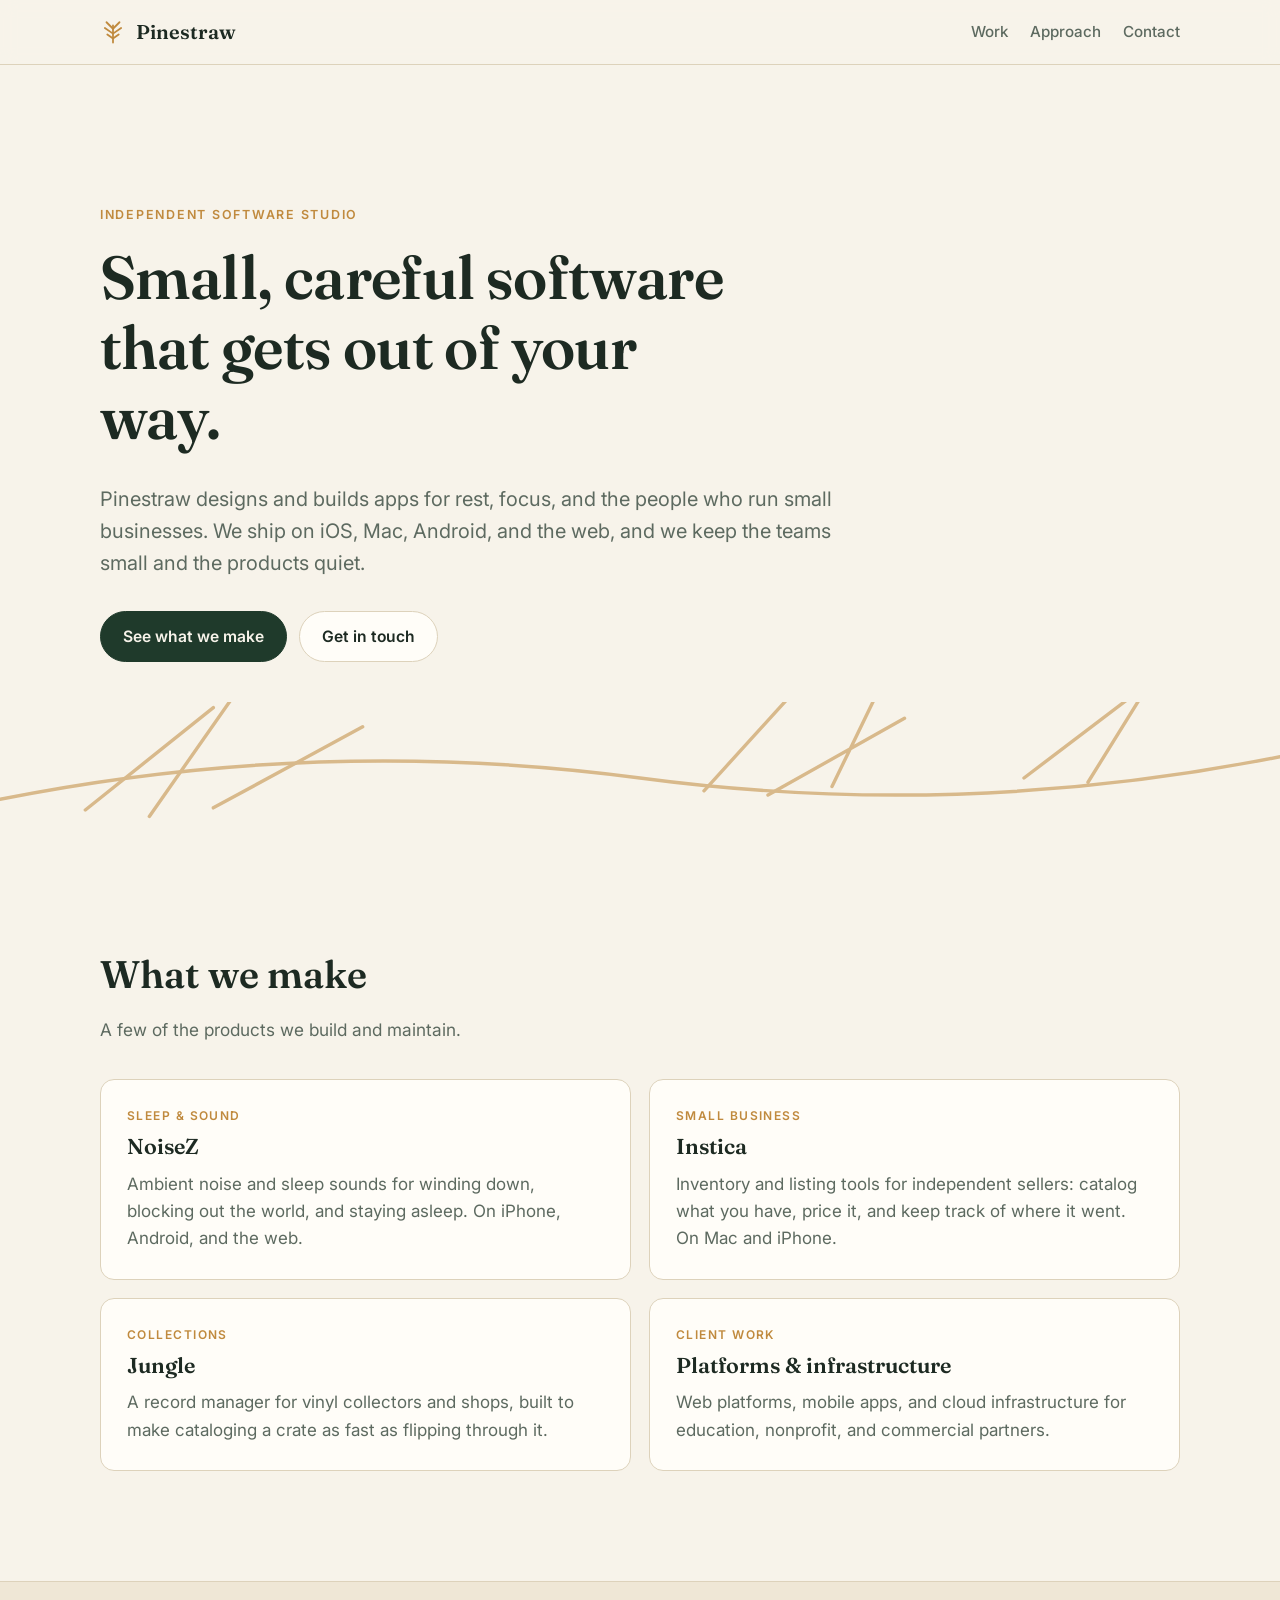
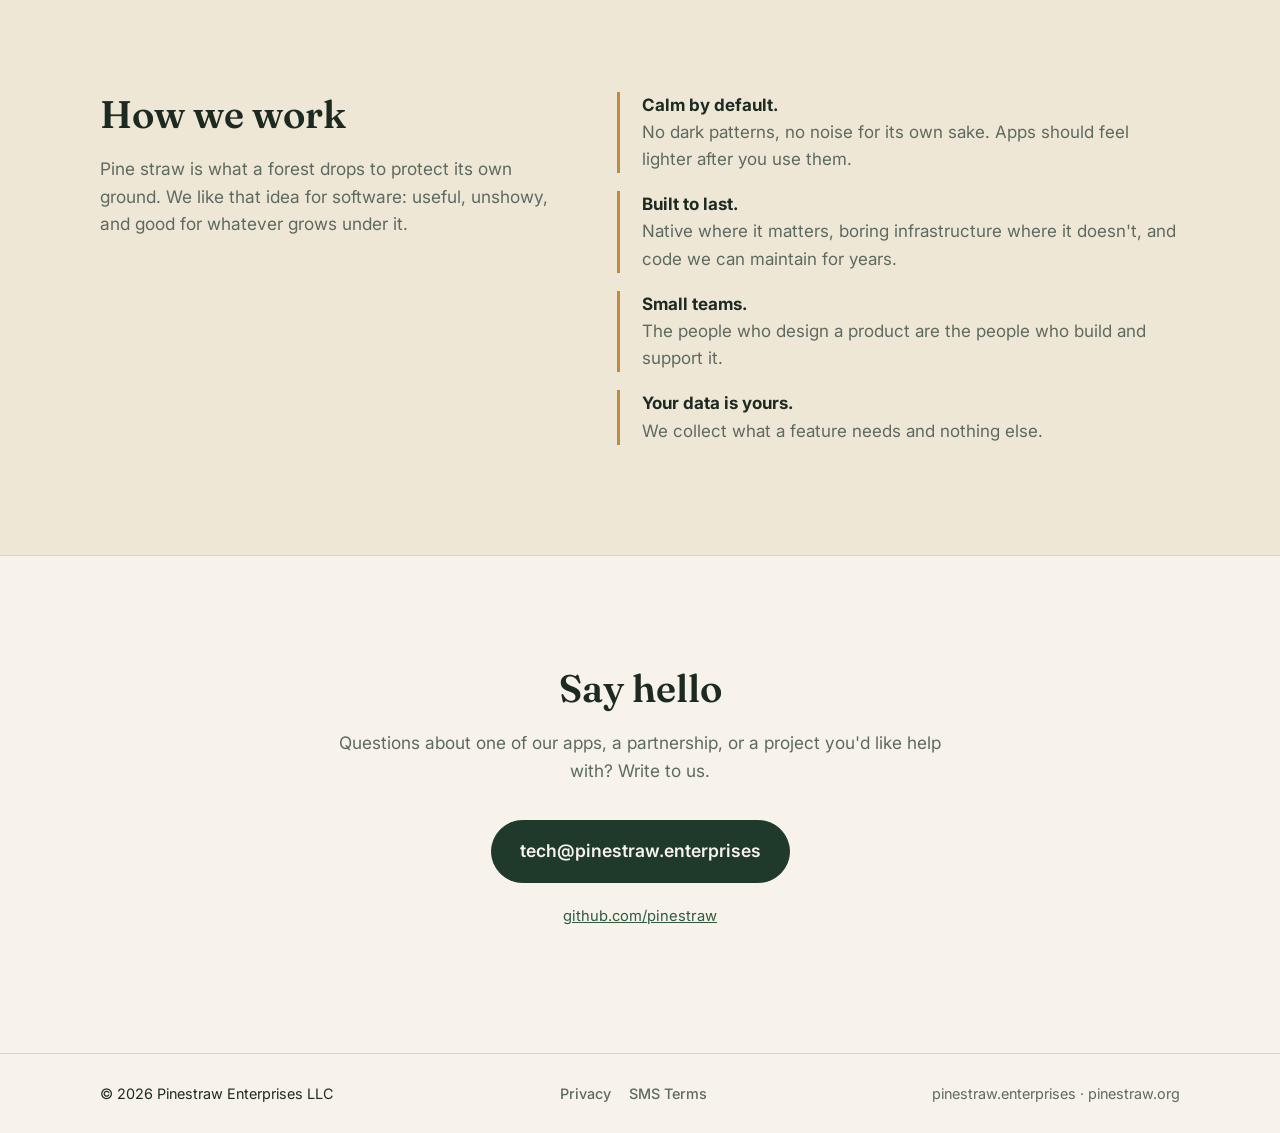
<file: index.html>
<!doctype html>
<html lang="en">
<head>
  <meta charset="utf-8">
  <meta name="viewport" content="width=device-width, initial-scale=1">
  <title>Pinestraw</title>
  <meta name="description" content="Pinestraw is an independent software studio making calm, useful apps for sleep, focus, and the people who run small businesses.">
  <meta property="og:title" content="Pinestraw">
  <meta property="og:description" content="An independent software studio making calm, useful apps.">
  <meta property="og:type" content="website">
  <meta property="og:url" content="https://pinestraw.enterprises/">
  <meta name="theme-color" content="#1f3a2b">
  <link rel="canonical" href="https://pinestraw.enterprises/">
  <link rel="icon" href="favicon.svg" type="image/svg+xml">
  <link rel="preconnect" href="https://fonts.googleapis.com">
  <link rel="preconnect" href="https://fonts.gstatic.com" crossorigin>
  <link href="https://fonts.googleapis.com/css2?family=Fraunces:opsz,wght@9..144,400;9..144,600&family=Inter:wght@400;500;600&display=swap" rel="stylesheet">
  <link rel="stylesheet" href="styles.css">
</head>
<body>
  <header class="site-header">
    <div class="wrap nav">
      <a class="brand" href="./" aria-label="Pinestraw home">
        <svg class="mark" viewBox="0 0 32 32" aria-hidden="true"><use href="#needles"/></svg>
        <span>Pinestraw</span>
      </a>
      <nav aria-label="Primary">
        <a href="#work">Work</a>
        <a href="#approach">Approach</a>
        <a href="#contact">Contact</a>
      </nav>
    </div>
  </header>

  <main>
    <section class="hero">
      <div class="wrap">
        <p class="eyebrow">Independent software studio</p>
        <h1>Small, careful software that gets out of your way.</h1>
        <p class="lede">Pinestraw designs and builds apps for rest, focus, and the people who run small businesses. We ship on iOS, Mac, Android, and the web, and we keep the teams small and the products quiet.</p>
        <div class="actions">
          <a class="btn primary" href="#work">See what we make</a>
          <a class="btn" href="#contact">Get in touch</a>
        </div>
      </div>
      <svg class="hero-art" viewBox="0 0 600 220" aria-hidden="true" preserveAspectRatio="xMidYMax slice">
        <g fill="none" stroke="currentColor" stroke-linecap="round" stroke-width="1.6">
          <path d="M0 200 Q150 170 300 190 T600 180"/>
          <path d="M40 205 l60 -48 M70 208 l42 -60 M100 204 l70 -38 M330 196 l50 -55 M360 198 l64 -36 M390 194 l30 -62 M480 190 l58 -44 M510 192 l36 -58"/>
        </g>
      </svg>
    </section>

    <section id="work" class="section">
      <div class="wrap">
        <h2>What we make</h2>
        <p class="section-lede">A few of the products we build and maintain.</p>
        <div class="cards">
          <article class="card">
            <div class="card-tag">Sleep &amp; sound</div>
            <h3>NoiseZ</h3>
            <p>Ambient noise and sleep sounds for winding down, blocking out the world, and staying asleep. On iPhone, Android, and the web.</p>
          </article>
          <article class="card">
            <div class="card-tag">Small business</div>
            <h3>Instica</h3>
            <p>Inventory and listing tools for independent sellers: catalog what you have, price it, and keep track of where it went. On Mac and iPhone.</p>
          </article>
          <article class="card">
            <div class="card-tag">Collections</div>
            <h3>Jungle</h3>
            <p>A record manager for vinyl collectors and shops, built to make cataloging a crate as fast as flipping through it.</p>
          </article>
          <article class="card">
            <div class="card-tag">Client work</div>
            <h3>Platforms &amp; infrastructure</h3>
            <p>Web platforms, mobile apps, and cloud infrastructure for education, nonprofit, and commercial partners.</p>
          </article>
        </div>
      </div>
    </section>

    <section id="approach" class="section alt">
      <div class="wrap two-col">
        <div>
          <h2>How we work</h2>
          <p class="section-lede">Pine straw is what a forest drops to protect its own ground. We like that idea for software: useful, unshowy, and good for whatever grows under it.</p>
        </div>
        <ul class="principles">
          <li><strong>Calm by default.</strong> No dark patterns, no noise for its own sake. Apps should feel lighter after you use them.</li>
          <li><strong>Built to last.</strong> Native where it matters, boring infrastructure where it doesn't, and code we can maintain for years.</li>
          <li><strong>Small teams.</strong> The people who design a product are the people who build and support it.</li>
          <li><strong>Your data is yours.</strong> We collect what a feature needs and nothing else.</li>
        </ul>
      </div>
    </section>

    <section id="contact" class="section">
      <div class="wrap contact">
        <h2>Say hello</h2>
        <p class="section-lede">Questions about one of our apps, a partnership, or a project you'd like help with? Write to us.</p>
        <a class="btn primary big" href="mailto:tech@pinestraw.enterprises">tech@pinestraw.enterprises</a>
        <p class="small"><a href="https://github.com/pinestraw">github.com/pinestraw</a></p>
      </div>
    </section>
  </main>

  <footer class="site-footer">
    <div class="wrap">
      <span>&copy; <span id="year">2026</span> Pinestraw Enterprises LLC</span>
      <nav class="footer-links" aria-label="Legal">
        <a href="privacy.html">Privacy</a>
        <a href="sms-terms.html">SMS Terms</a>
      </nav>
      <span class="muted">pinestraw.enterprises &middot; pinestraw.org</span>
    </div>
  </footer>

  <svg width="0" height="0" style="position:absolute" aria-hidden="true">
    <symbol id="needles" viewBox="0 0 32 32">
      <g fill="none" stroke="currentColor" stroke-width="2.2" stroke-linecap="round">
        <path d="M16 29 V8"/>
        <path d="M16 12 L8 4 M16 12 L24 4 M16 18 L6 11 M16 18 L26 11 M16 24 L9 19 M16 24 L23 19"/>
      </g>
    </symbol>
  </svg>
  <script>document.getElementById('year').textContent = new Date().getFullYear();</script>
</body>
</html>
</file>
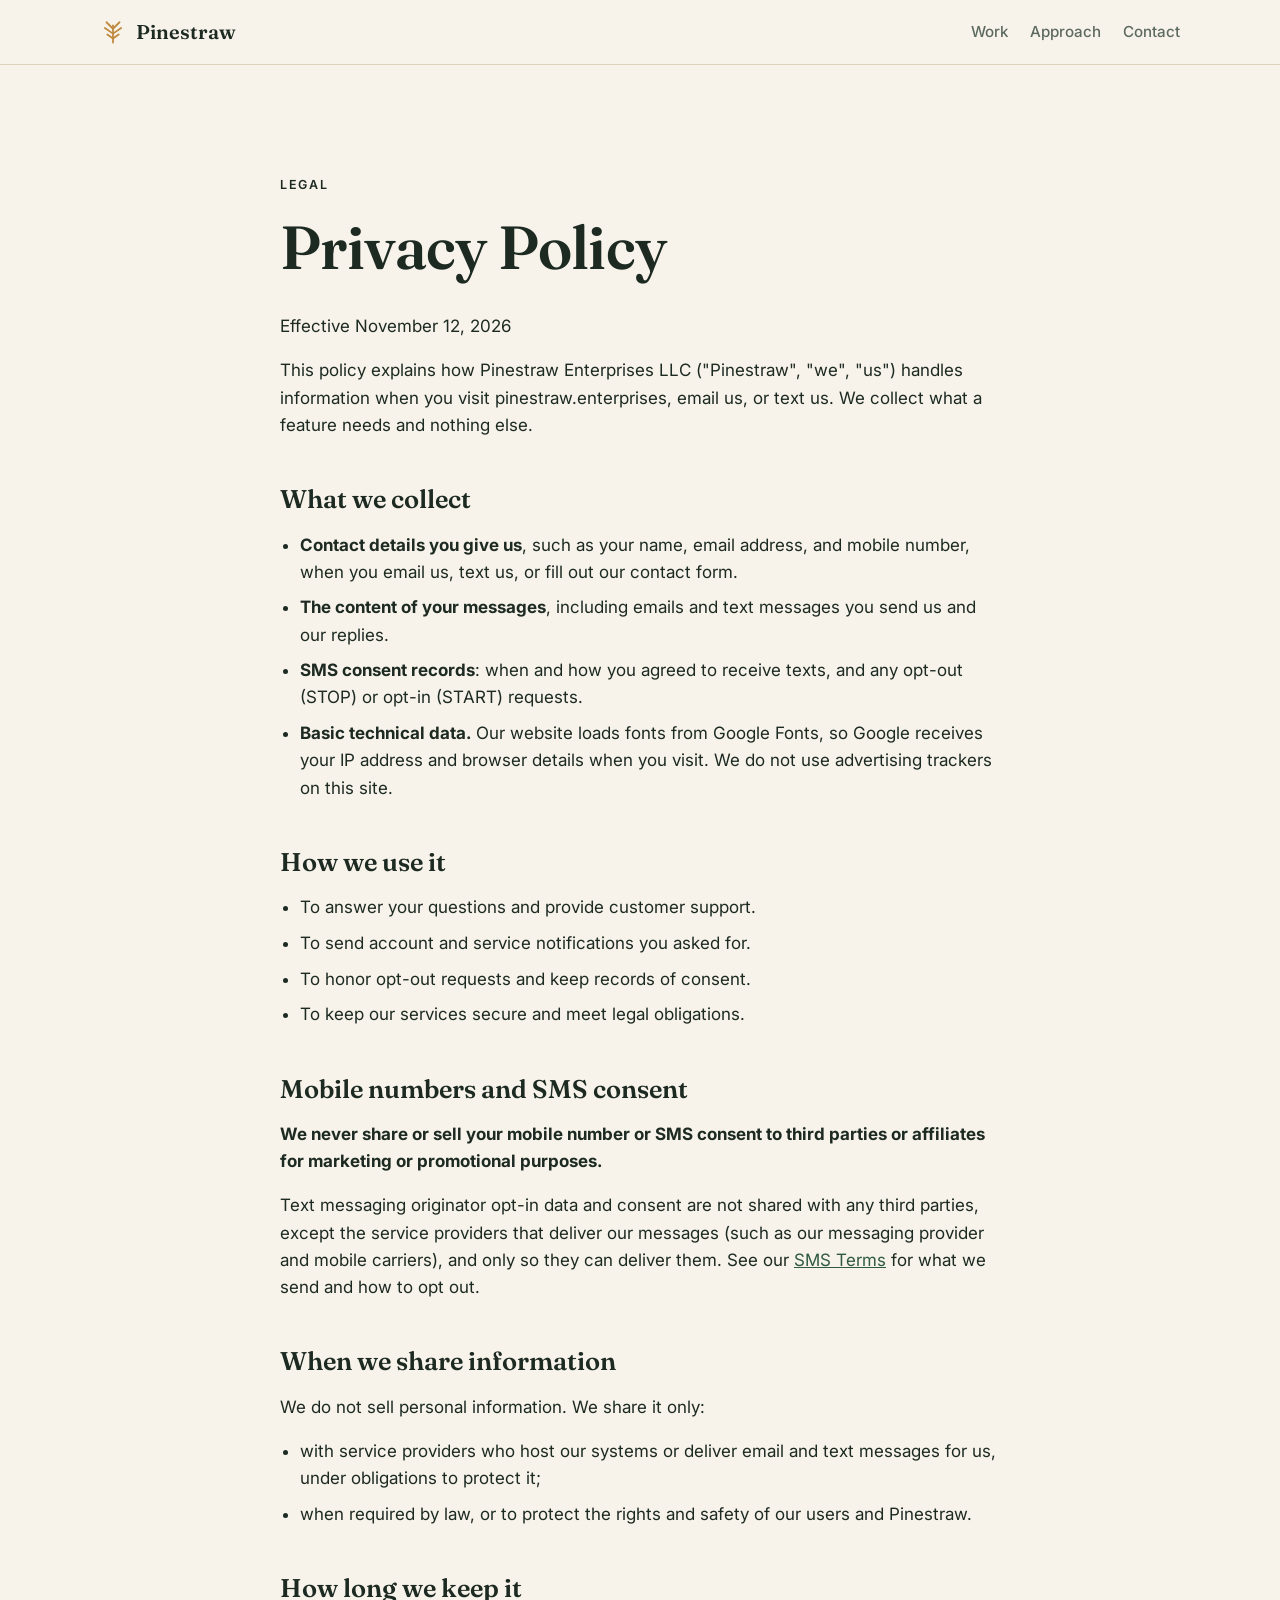
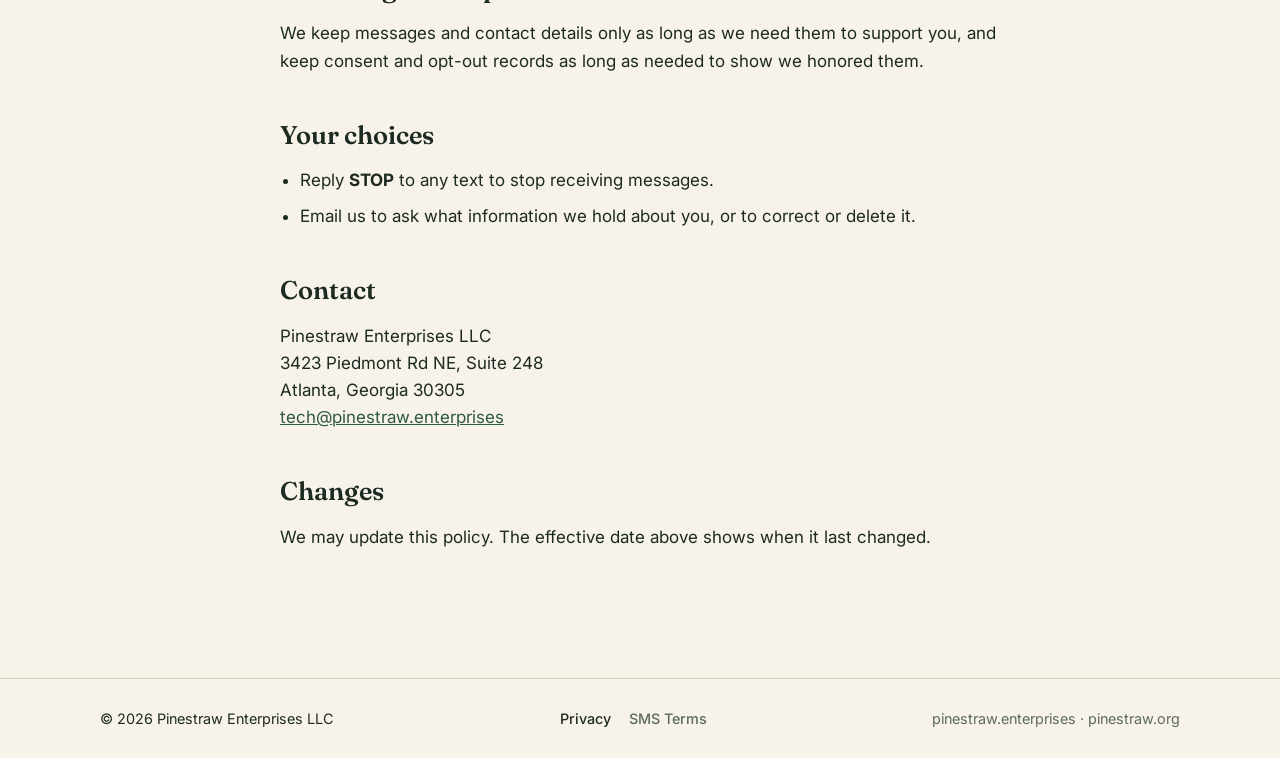
<file: privacy.html>
<!doctype html>
<html lang="en">
<head>
  <meta charset="utf-8">
  <meta name="viewport" content="width=device-width, initial-scale=1">
  <title>Privacy Policy · Pinestraw</title>
  <meta name="description" content="How Pinestraw Enterprises LLC collects, uses, and protects your information, including mobile numbers and SMS consent.">
  <meta name="theme-color" content="#1f3a2b">
  <link rel="canonical" href="https://pinestraw.enterprises/privacy.html">
  <link rel="icon" href="favicon.svg" type="image/svg+xml">
  <link rel="preconnect" href="https://fonts.googleapis.com">
  <link rel="preconnect" href="https://fonts.gstatic.com" crossorigin>
  <link href="https://fonts.googleapis.com/css2?family=Fraunces:opsz,wght@9..144,400;9..144,600&family=Inter:wght@400;500;600&display=swap" rel="stylesheet">
  <link rel="stylesheet" href="styles.css">
</head>
<body>
  <header class="site-header">
    <div class="wrap nav">
      <a class="brand" href="./" aria-label="Pinestraw home">
        <svg class="mark" viewBox="0 0 32 32" aria-hidden="true"><use href="#needles"/></svg>
        <span>Pinestraw</span>
      </a>
      <nav aria-label="Primary">
        <a href="./#work">Work</a>
        <a href="./#approach">Approach</a>
        <a href="./#contact">Contact</a>
      </nav>
    </div>
  </header>

  <main class="section">
    <article class="wrap prose">
      <p class="eyebrow">Legal</p>
      <h1>Privacy Policy</h1>
      <p class="muted">Effective November 12, 2026</p>

      <p>This policy explains how Pinestraw Enterprises LLC ("Pinestraw", "we", "us") handles information when you visit pinestraw.enterprises, email us, or text us. We collect what a feature needs and nothing else.</p>

      <h2>What we collect</h2>
      <ul>
        <li><strong>Contact details you give us</strong>, such as your name, email address, and mobile number, when you email us, text us, or fill out our contact form.</li>
        <li><strong>The content of your messages</strong>, including emails and text messages you send us and our replies.</li>
        <li><strong>SMS consent records</strong>: when and how you agreed to receive texts, and any opt-out (STOP) or opt-in (START) requests.</li>
        <li><strong>Basic technical data.</strong> Our website loads fonts from Google Fonts, so Google receives your IP address and browser details when you visit. We do not use advertising trackers on this site.</li>
      </ul>

      <h2>How we use it</h2>
      <ul>
        <li>To answer your questions and provide customer support.</li>
        <li>To send account and service notifications you asked for.</li>
        <li>To honor opt-out requests and keep records of consent.</li>
        <li>To keep our services secure and meet legal obligations.</li>
      </ul>

      <h2>Mobile numbers and SMS consent</h2>
      <p><strong>We never share or sell your mobile number or SMS consent to third parties or affiliates for marketing or promotional purposes.</strong></p>
      <p>Text messaging originator opt-in data and consent are not shared with any third parties, except the service providers that deliver our messages (such as our messaging provider and mobile carriers), and only so they can deliver them. See our <a href="sms-terms.html">SMS Terms</a> for what we send and how to opt out.</p>

      <h2>When we share information</h2>
      <p>We do not sell personal information. We share it only:</p>
      <ul>
        <li>with service providers who host our systems or deliver email and text messages for us, under obligations to protect it;</li>
        <li>when required by law, or to protect the rights and safety of our users and Pinestraw.</li>
      </ul>

      <h2>How long we keep it</h2>
      <p>We keep messages and contact details only as long as we need them to support you, and keep consent and opt-out records as long as needed to show we honored them.</p>

      <h2>Your choices</h2>
      <ul>
        <li>Reply <strong>STOP</strong> to any text to stop receiving messages.</li>
        <li>Email us to ask what information we hold about you, or to correct or delete it.</li>
      </ul>

      <h2>Contact</h2>
      <p>Pinestraw Enterprises LLC<br>
        3423 Piedmont Rd NE, Suite 248<br>
        Atlanta, Georgia 30305<br>
        <a href="mailto:tech@pinestraw.enterprises">tech@pinestraw.enterprises</a></p>

      <h2>Changes</h2>
      <p>We may update this policy. The effective date above shows when it last changed.</p>
    </article>
  </main>

  <footer class="site-footer">
    <div class="wrap">
      <span>&copy; <span id="year">2026</span> Pinestraw Enterprises LLC</span>
      <nav class="footer-links" aria-label="Legal">
        <a href="privacy.html" aria-current="page">Privacy</a>
        <a href="sms-terms.html">SMS Terms</a>
      </nav>
      <span class="muted">pinestraw.enterprises &middot; pinestraw.org</span>
    </div>
  </footer>

  <svg width="0" height="0" style="position:absolute" aria-hidden="true">
    <symbol id="needles" viewBox="0 0 32 32">
      <g fill="none" stroke="currentColor" stroke-width="2.2" stroke-linecap="round">
        <path d="M16 29 V8"/>
        <path d="M16 12 L8 4 M16 12 L24 4 M16 18 L6 11 M16 18 L26 11 M16 24 L9 19 M16 24 L23 19"/>
      </g>
    </symbol>
  </svg>
  <script>document.getElementById('year').textContent = new Date().getFullYear();</script>
</body>
</html>
</file>
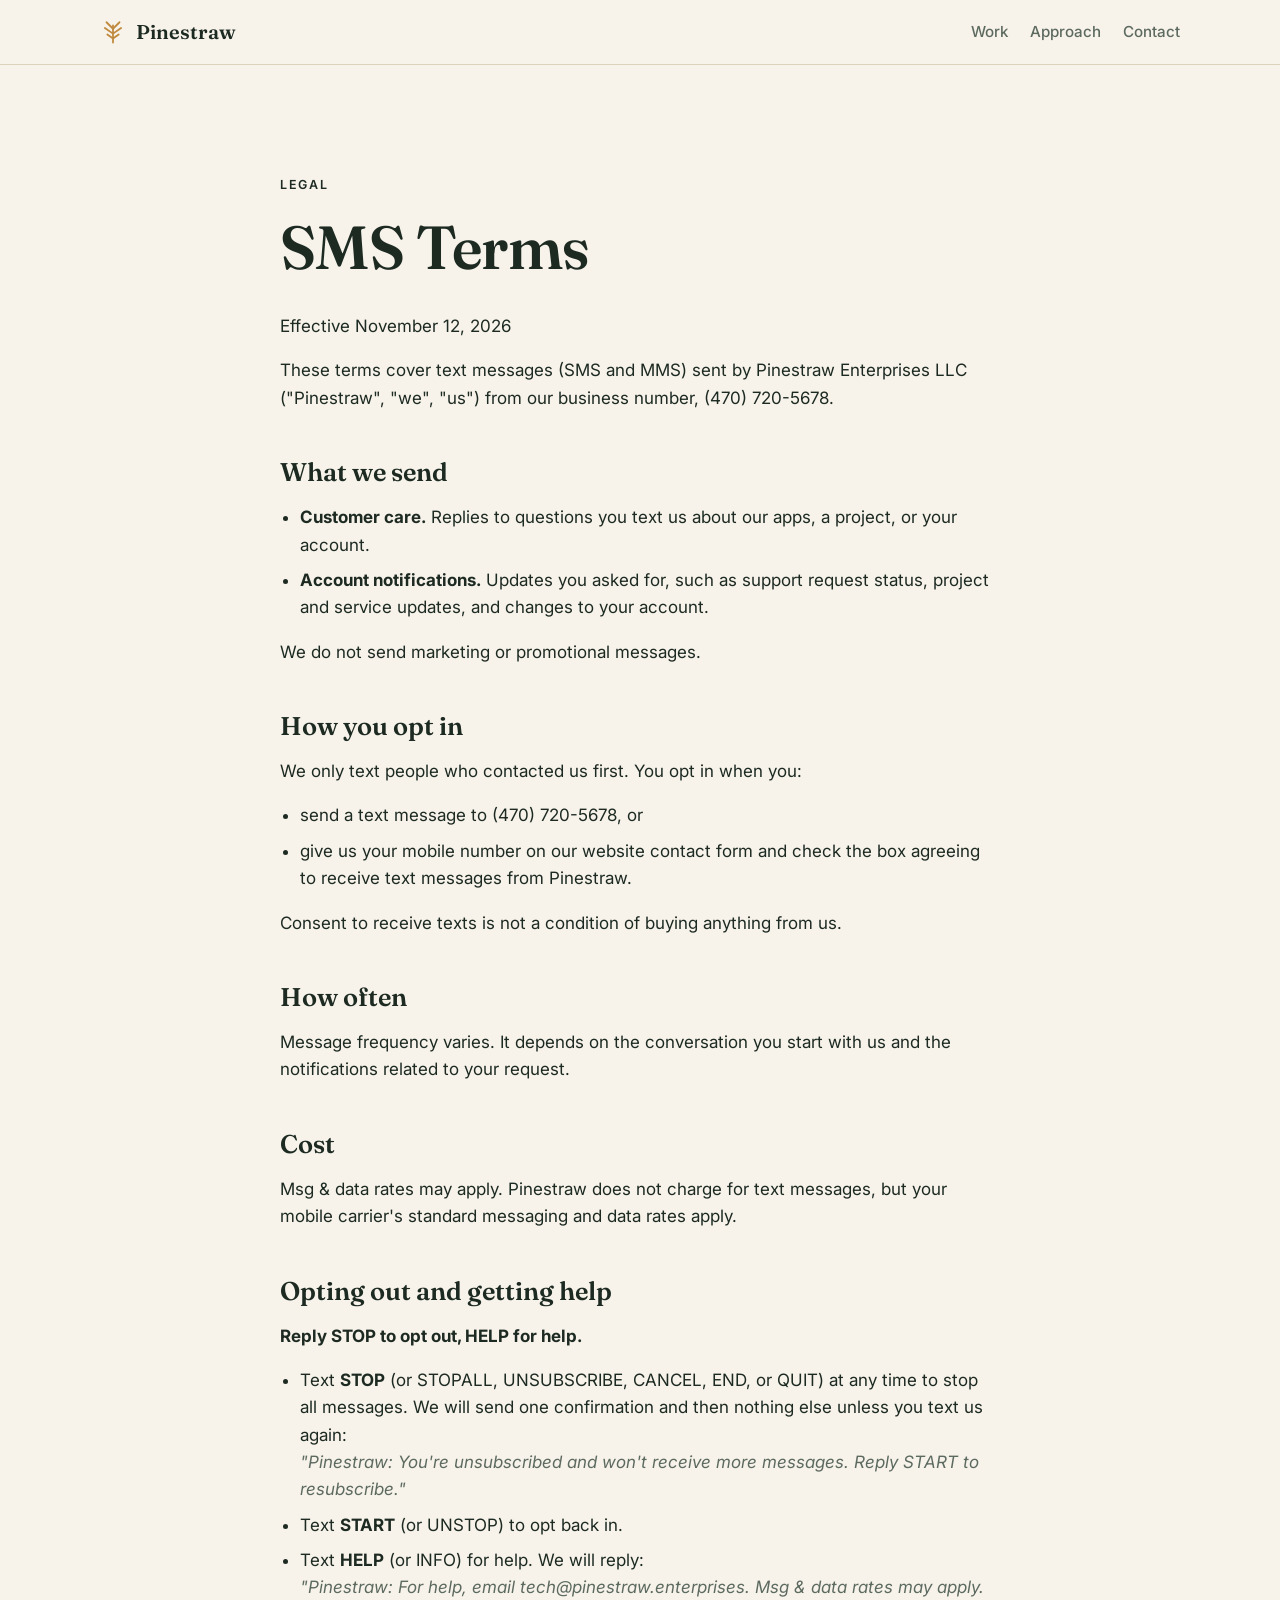
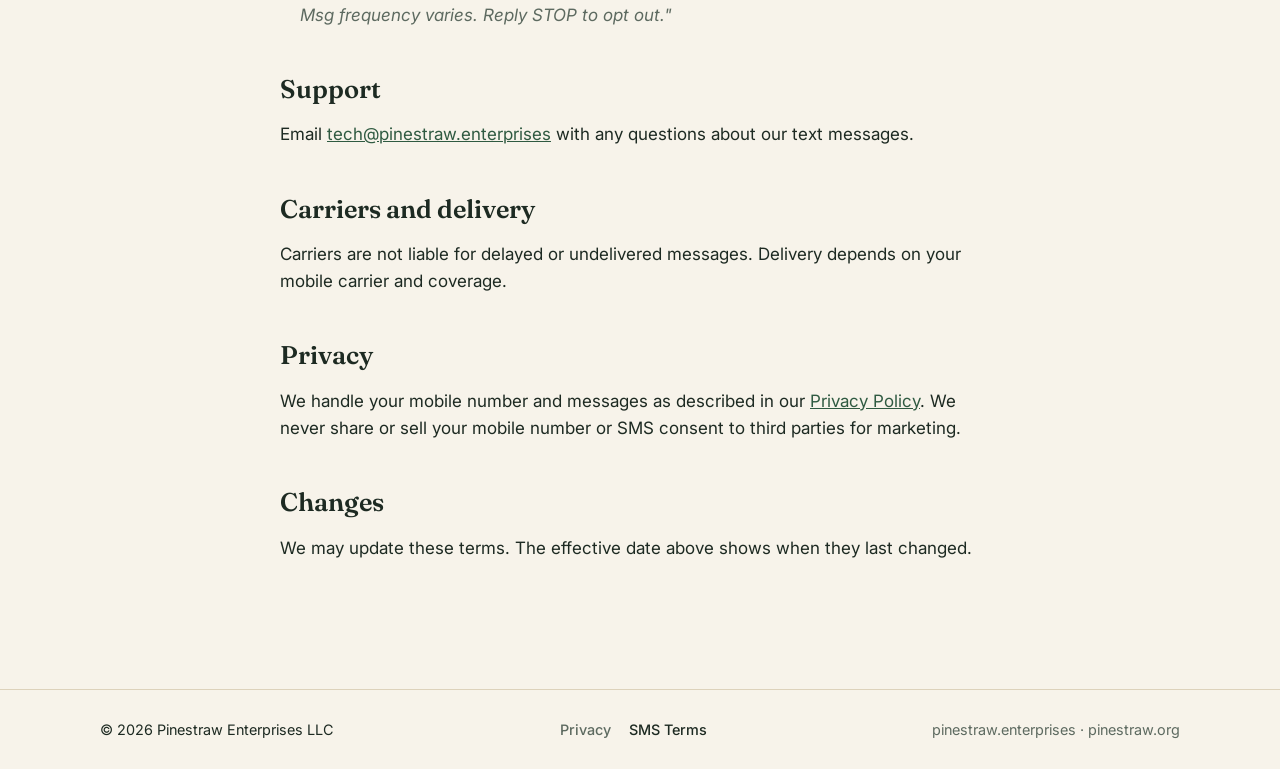
<file: sms-terms.html>
<!doctype html>
<html lang="en">
<head>
  <meta charset="utf-8">
  <meta name="viewport" content="width=device-width, initial-scale=1">
  <title>SMS Terms · Pinestraw</title>
  <meta name="description" content="Terms for text messages from Pinestraw Enterprises LLC: what we send, how often, and how to opt out.">
  <meta name="theme-color" content="#1f3a2b">
  <link rel="canonical" href="https://pinestraw.enterprises/sms-terms.html">
  <link rel="icon" href="favicon.svg" type="image/svg+xml">
  <link rel="preconnect" href="https://fonts.googleapis.com">
  <link rel="preconnect" href="https://fonts.gstatic.com" crossorigin>
  <link href="https://fonts.googleapis.com/css2?family=Fraunces:opsz,wght@9..144,400;9..144,600&family=Inter:wght@400;500;600&display=swap" rel="stylesheet">
  <link rel="stylesheet" href="styles.css">
</head>
<body>
  <header class="site-header">
    <div class="wrap nav">
      <a class="brand" href="./" aria-label="Pinestraw home">
        <svg class="mark" viewBox="0 0 32 32" aria-hidden="true"><use href="#needles"/></svg>
        <span>Pinestraw</span>
      </a>
      <nav aria-label="Primary">
        <a href="./#work">Work</a>
        <a href="./#approach">Approach</a>
        <a href="./#contact">Contact</a>
      </nav>
    </div>
  </header>

  <main class="section">
    <article class="wrap prose">
      <p class="eyebrow">Legal</p>
      <h1>SMS Terms</h1>
      <p class="muted">Effective November 12, 2026</p>

      <p>These terms cover text messages (SMS and MMS) sent by Pinestraw Enterprises LLC ("Pinestraw", "we", "us") from our business number, (470) 720-5678.</p>

      <h2>What we send</h2>
      <ul>
        <li><strong>Customer care.</strong> Replies to questions you text us about our apps, a project, or your account.</li>
        <li><strong>Account notifications.</strong> Updates you asked for, such as support request status, project and service updates, and changes to your account.</li>
      </ul>
      <p>We do not send marketing or promotional messages.</p>

      <h2>How you opt in</h2>
      <p>We only text people who contacted us first. You opt in when you:</p>
      <ul>
        <li>send a text message to (470) 720-5678, or</li>
        <li>give us your mobile number on our website contact form and check the box agreeing to receive text messages from Pinestraw.</li>
      </ul>
      <p>Consent to receive texts is not a condition of buying anything from us.</p>

      <h2>How often</h2>
      <p>Message frequency varies. It depends on the conversation you start with us and the notifications related to your request.</p>

      <h2>Cost</h2>
      <p>Msg &amp; data rates may apply. Pinestraw does not charge for text messages, but your mobile carrier's standard messaging and data rates apply.</p>

      <h2>Opting out and getting help</h2>
      <p><strong>Reply STOP to opt out, HELP for help.</strong></p>
      <ul>
        <li>Text <strong>STOP</strong> (or STOPALL, UNSUBSCRIBE, CANCEL, END, or QUIT) at any time to stop all messages. We will send one confirmation and then nothing else unless you text us again:<br>
          <em>"Pinestraw: You're unsubscribed and won't receive more messages. Reply START to resubscribe."</em></li>
        <li>Text <strong>START</strong> (or UNSTOP) to opt back in.</li>
        <li>Text <strong>HELP</strong> (or INFO) for help. We will reply:<br>
          <em>"Pinestraw: For help, email tech@pinestraw.enterprises. Msg &amp; data rates may apply. Msg frequency varies. Reply STOP to opt out."</em></li>
      </ul>

      <h2>Support</h2>
      <p>Email <a href="mailto:tech@pinestraw.enterprises">tech@pinestraw.enterprises</a> with any questions about our text messages.</p>

      <h2>Carriers and delivery</h2>
      <p>Carriers are not liable for delayed or undelivered messages. Delivery depends on your mobile carrier and coverage.</p>

      <h2>Privacy</h2>
      <p>We handle your mobile number and messages as described in our <a href="privacy.html">Privacy Policy</a>. We never share or sell your mobile number or SMS consent to third parties for marketing.</p>

      <h2>Changes</h2>
      <p>We may update these terms. The effective date above shows when they last changed.</p>
    </article>
  </main>

  <footer class="site-footer">
    <div class="wrap">
      <span>&copy; <span id="year">2026</span> Pinestraw Enterprises LLC</span>
      <nav class="footer-links" aria-label="Legal">
        <a href="privacy.html">Privacy</a>
        <a href="sms-terms.html" aria-current="page">SMS Terms</a>
      </nav>
      <span class="muted">pinestraw.enterprises &middot; pinestraw.org</span>
    </div>
  </footer>

  <svg width="0" height="0" style="position:absolute" aria-hidden="true">
    <symbol id="needles" viewBox="0 0 32 32">
      <g fill="none" stroke="currentColor" stroke-width="2.2" stroke-linecap="round">
        <path d="M16 29 V8"/>
        <path d="M16 12 L8 4 M16 12 L24 4 M16 18 L6 11 M16 18 L26 11 M16 24 L9 19 M16 24 L23 19"/>
      </g>
    </symbol>
  </svg>
  <script>document.getElementById('year').textContent = new Date().getFullYear();</script>
</body>
</html>
</file>
<file: styles.css>
:root {
  --bg: #f7f3ea;
  --bg-alt: #efe7d6;
  --surface: #fffdf8;
  --text: #1d2a22;
  --muted: #5d6a60;
  --line: #ddd2bb;
  --pine: #1f3a2b;
  --pine-2: #2f5a41;
  --straw: #c08a3e;
  --on-pine: #f7f3ea;
  --radius: 14px;
  --serif: "Fraunces", Georgia, serif;
  --sans: "Inter", system-ui, -apple-system, "Segoe UI", sans-serif;
}

@media (prefers-color-scheme: dark) {
  :root {
    --bg: #121a15;
    --bg-alt: #18231c;
    --surface: #1c2921;
    --text: #ece6d8;
    --muted: #a3ada2;
    --line: #2c3b31;
    --pine: #9cc7a8;
    --pine-2: #b9dcc2;
    --straw: #e0b06a;
    --on-pine: #121a15;
  }
}

* { box-sizing: border-box; }
html { scroll-behavior: smooth; }
body {
  margin: 0;
  background: var(--bg);
  color: var(--text);
  font: 17px/1.6 var(--sans);
  -webkit-font-smoothing: antialiased;
}
a { color: var(--pine-2); }
h1, h2, h3 { font-family: var(--serif); font-weight: 600; line-height: 1.15; margin: 0 0 .5em; }
h1 { font-size: clamp(2.2rem, 5.5vw, 3.8rem); letter-spacing: -.01em; max-width: 16ch; }
h2 { font-size: clamp(1.7rem, 3.5vw, 2.4rem); }
h3 { font-size: 1.35rem; }

.wrap { width: min(1080px, 100% - 32px); margin-inline: auto; }

.site-header {
  position: sticky; top: 0; z-index: 10;
  background: color-mix(in srgb, var(--bg) 88%, transparent);
  backdrop-filter: blur(8px);
  border-bottom: 1px solid var(--line);
}
.nav { display: flex; align-items: center; justify-content: space-between; height: 64px; }
.brand { display: flex; align-items: center; gap: 10px; color: var(--text); text-decoration: none; font-family: var(--serif); font-size: 1.25rem; font-weight: 600; }
.mark { width: 26px; height: 26px; color: var(--straw); }
nav { display: flex; gap: 22px; }
nav a { color: var(--muted); text-decoration: none; font-weight: 500; font-size: .95rem; }
nav a:hover { color: var(--text); }

.hero { position: relative; padding: clamp(64px, 12vw, 140px) 0 clamp(120px, 16vw, 180px); overflow: hidden; }
.eyebrow { text-transform: uppercase; letter-spacing: .14em; font-size: .78rem; font-weight: 600; color: var(--straw); margin: 0 0 18px; }
.lede { font-size: clamp(1.05rem, 2vw, 1.25rem); color: var(--muted); max-width: 58ch; margin: 0 0 32px; }
.hero-art { position: absolute; left: 0; right: 0; bottom: 0; width: 100%; height: 140px; color: var(--straw); opacity: .55; }

.actions { display: flex; flex-wrap: wrap; gap: 12px; }
.btn {
  display: inline-block; padding: 12px 22px; border-radius: 999px;
  border: 1px solid var(--line); color: var(--text); background: var(--surface);
  text-decoration: none; font-weight: 600; font-size: .98rem;
  transition: transform .15s ease, background .15s ease;
}
.btn:hover { transform: translateY(-1px); }
.btn.primary { background: var(--pine); border-color: var(--pine); color: var(--on-pine); }
.btn.big { font-size: 1.1rem; padding: 16px 28px; overflow-wrap: anywhere; }

.section { padding: clamp(64px, 9vw, 110px) 0; }
.section.alt { background: var(--bg-alt); border-block: 1px solid var(--line); }
.section-lede { color: var(--muted); max-width: 56ch; margin: 0 0 36px; font-size: 1.08rem; }

.cards { display: grid; grid-template-columns: repeat(2, 1fr); gap: 18px; }
.card { background: var(--surface); border: 1px solid var(--line); border-radius: var(--radius); padding: 26px; }
.card p { margin: 0; color: var(--muted); }
.card-tag { font-size: .75rem; text-transform: uppercase; letter-spacing: .12em; font-weight: 600; color: var(--straw); margin-bottom: 10px; }

.two-col { display: grid; grid-template-columns: 1fr 1.2fr; gap: 48px; align-items: start; }
.principles { list-style: none; margin: 0; padding: 0; display: grid; gap: 18px; }
.principles li { padding-left: 22px; border-left: 3px solid var(--straw); color: var(--muted); }
.principles strong { color: var(--text); display: block; }

.contact { text-align: center; }
.contact .section-lede { margin-inline: auto; }
.small { font-size: .92rem; margin-top: 22px; }

.site-footer { border-top: 1px solid var(--line); padding: 28px 0; font-size: .9rem; }
.site-footer .wrap { display: flex; flex-wrap: wrap; gap: 8px 24px; justify-content: space-between; }
.muted { color: var(--muted); }
.footer-links { display: flex; gap: 18px; }
.footer-links a { color: var(--muted); text-decoration: none; font-weight: 500; font-size: .9rem; }
.footer-links a:hover, .footer-links a[aria-current="page"] { color: var(--text); }

.prose { max-width: 720px; }
.prose h1 { max-width: none; }
.prose h2 { font-size: clamp(1.3rem, 2.4vw, 1.6rem); margin-top: 1.8em; }
.prose p, .prose li { color: var(--text); }
.prose ul { padding-left: 1.2em; }
.prose li { margin-bottom: .5em; }
.prose em { color: var(--muted); }

@media (max-width: 760px) {
  .two-col, .cards { grid-template-columns: 1fr; }
  .two-col { gap: 12px; }
  nav { gap: 16px; }
}
@media (max-width: 420px) {
  nav a[href$="#approach"] { display: none; }
}
@media (prefers-reduced-motion: reduce) {
  html { scroll-behavior: auto; }
  .btn { transition: none; }
}
</file>
